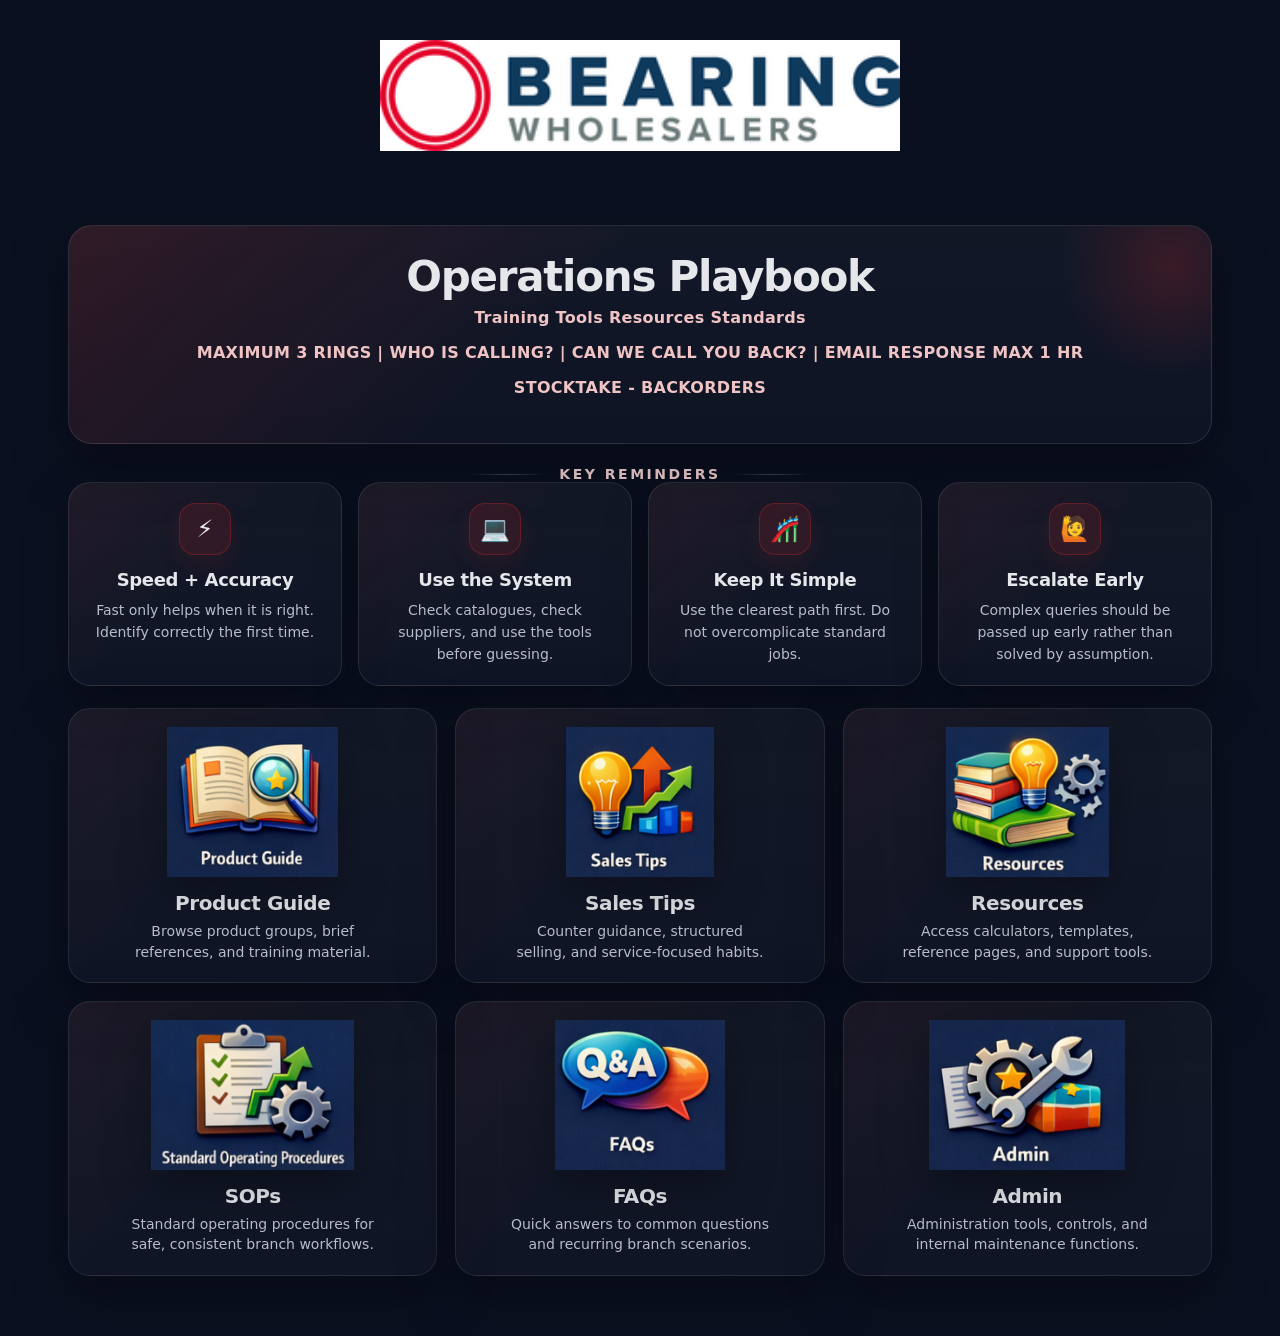
<file: index.html>
<!DOCTYPE html>
<html lang="en">
<head>
  <meta charset="utf-8"/>
  <meta name="viewport" content="width=device-width,initial-scale=1"/>
  <title>Dashboard</title>
  <link href="assets/css/style.css" rel="stylesheet"/>
  <style>
    :root{
      --bw-red:#c62828;
      --bw-red-soft:rgba(198,40,40,.16);
      --bw-red-border:rgba(198,40,40,.34);
      --bw-panel:rgba(255,255,255,.04);
      --bw-panel-2:rgba(255,255,255,.03);
      --bw-border:rgba(255,255,255,.10);
      --bw-text:#e5e7eb;
      --bw-muted:#b6bec9;
    }

    .dashboardWrap{
      display:flex;
      flex-direction:column;
      gap:20px;
    }

    .heroBanner{
      position:relative;
      overflow:hidden;
      background:
        linear-gradient(135deg, rgba(198,40,40,.16), transparent 42%),
        linear-gradient(180deg, rgba(255,255,255,.035), rgba(255,255,255,.02));
      border:1px solid var(--bw-border);
      border-radius:24px;
      padding:30px 26px;
      box-shadow:0 18px 55px rgba(0,0,0,.34);
    }
    .heroBanner::after{
      content:"";
      position:absolute;
      top:-70px;
      right:-70px;
      width:220px;
      height:220px;
      border-radius:50%;
      background:radial-gradient(circle, rgba(198,40,40,.22), transparent 70%);
      pointer-events:none;
    }
    .heroEyebrow{
      display:inline-block;
      margin-bottom:12px;
      padding:7px 12px;
      border-radius:999px;
      background:var(--bw-red-soft);
      border:1px solid var(--bw-red-border);
      color:#ffd9d9;
      font-size:12px;
      font-weight:800;
      letter-spacing:.12em;
      text-transform:uppercase;
    }
    .heroTitle{
      margin:0;
      font-size:42px;
      line-height:1.02;
      font-weight:900;
      letter-spacing:-.03em;
      text-align:center;
    }
    .heroSubtitle{
      margin:10px 0 0;
      text-align:center;
      color:#f0c4c4;
      font-size:16px;
      font-weight:700;
      letter-spacing:.02em;
    }
    .heroWelcome{
      max-width:820px;
      margin:16px auto 0;
      text-align:center;
      color:var(--bw-muted);
      line-height:1.6;
      font-size:15px;
    }

    .sectionLabel{
      display:flex;
      align-items:center;
      justify-content:center;
      gap:14px;
      margin:2px 0 0;
    }
    .sectionLabel h2{
      margin:0;
      font-size:14px;
      text-transform:uppercase;
      letter-spacing:.18em;
      color:#f3d2d2;
    }
    .sectionLabel::before,
    .sectionLabel::after{
      content:"";
      width:74px;
      max-width:14vw;
      height:1px;
      background:linear-gradient(90deg, transparent, rgba(255,255,255,.22), transparent);
    }

    .remindersGrid{
      display:grid;
      grid-template-columns:repeat(4, minmax(0, 1fr));
      gap:16px;
    }
    .reminderCard{
      background:
        linear-gradient(180deg, rgba(255,255,255,.04), rgba(255,255,255,.025)),
        linear-gradient(135deg, rgba(198,40,40,.08), transparent 45%);
      border:1px solid var(--bw-border);
      border-radius:22px;
      padding:20px 18px;
      min-height:190px;
      box-shadow:0 18px 45px rgba(0,0,0,.28);
    }
    .reminderIcon{
      width:52px;
      height:52px;
      display:grid;
      place-items:center;
      margin:0 auto 14px;
      border-radius:16px;
      font-size:24px;
      background:var(--bw-red-soft);
      border:1px solid var(--bw-red-border);
      box-shadow:0 10px 22px rgba(198,40,40,.12);
    }
    .reminderCard h3{
      margin:0 0 10px;
      text-align:center;
      font-size:18px;
      font-weight:800;
      letter-spacing:-.02em;
    }
    .reminderCard p{
      margin:0;
      text-align:center;
      color:var(--bw-muted);
      line-height:1.55;
      font-size:14px;
    }

    .dashboardTiles{
      display:grid;
      grid-template-columns:repeat(3, minmax(0, 1fr));
      gap:18px;
      margin-top:2px;
    }
    .dashboardTile{
      min-height:250px;
      border-radius:22px;
      background:
        linear-gradient(180deg, rgba(255,255,255,.04), rgba(255,255,255,.025)),
        linear-gradient(135deg, rgba(198,40,40,.05), transparent 45%);
      border:1px solid rgba(255,255,255,.09);
      box-shadow:0 18px 55px rgba(0,0,0,.34);
      overflow:hidden;
    }
    .dashboardTile .menuLink{
      display:flex;
      flex-direction:column;
      align-items:center;
      justify-content:center;
      min-height:250px;
      padding:18px 18px 20px;
      border-radius:22px;
      transition:transform .12s ease, background .18s ease, box-shadow .18s ease;
    }
    .dashboardTile .menuLink:hover{
      transform:translateY(-2px);
      background:linear-gradient(180deg, rgba(198,40,40,.08), rgba(255,255,255,.02));
      box-shadow:inset 0 0 0 1px rgba(198,40,40,.18);
    }
    .dashboardTile .thumbImg{
      width:100%;
      height:150px !important;
      object-fit:contain;
      display:block;
      padding:0;
      margin-bottom:14px;
      filter:drop-shadow(0 14px 24px rgba(0,0,0,.30));
    }
    .tileLabel{
      font-size:20px;
      font-weight:800;
      text-align:center;
      letter-spacing:-.02em;
      margin:0 0 6px;
    }
    .tileSub{
      font-size:14px;
      line-height:1.45;
      text-align:center;
      color:var(--bw-muted);
      max-width:260px;
      margin:0 auto;
    }

    @media (max-width: 1040px){
      .remindersGrid{grid-template-columns:repeat(2, minmax(0,1fr));}
      .dashboardTiles{grid-template-columns:repeat(2, minmax(0,1fr));}
      .heroTitle{font-size:36px;}
    }
    @media (max-width: 680px){
      .container{padding-bottom:30px;}
      .heroBanner{padding:24px 18px;}
      .heroTitle{font-size:30px;}
      .heroSubtitle{font-size:15px;}
      .heroWelcome{font-size:14px;}
      .remindersGrid,
      .dashboardTiles{grid-template-columns:1fr;}
      .reminderCard{min-height:auto;}
      .dashboardTile,
      .dashboardTile .menuLink{min-height:220px;}
      .dashboardTile .thumbImg{height:128px !important;}
      .sectionLabel::before,
      .sectionLabel::after{width:36px;}
    }
  </style>
</head>
<body>
  <div class="container">
    <div class="siteHeader">
      <img alt="Bearing Wholesalers" class="siteLogo" src="assets/img/logo.png"/>
    </div>

    <div class="topbar topbarSpacer" aria-hidden="true">
      <div class="leftBtns"></div>
      <div class="rightBtns"></div>
    </div>

    <main class="dashboardWrap">
      <section class="heroBanner">
        <h1 class="heroTitle">Operations Playbook</h1>
        <p class="heroSubtitle">Training   Tools   Resources   Standards</p>
        <p class="heroWelcome">
          
        </p>
        <h2 class="heroSubtitle">MAXIMUM 3 RINGS | WHO IS CALLING? | CAN WE CALL YOU BACK? | EMAIL RESPONSE MAX 1 HR</p>
          <h2 class="heroSubtitle">STOCKTAKE - BACKORDERS</p>
      </section>

      <section>
        <div class="sectionLabel"><h2>Key Reminders</h2></div>
        <div class="remindersGrid">
          <article class="reminderCard">
            <div class="reminderIcon">⚡️</div>
            <h3>Speed + Accuracy</h3>
            <p>Fast only helps when it is right. Identify correctly the first time.</p>
          </article>

          <article class="reminderCard">
            <div class="reminderIcon">💻</div>
            <h3>Use the System</h3>
            <p>Check catalogues, check suppliers, and use the tools before guessing.</p>
          </article>

          <article class="reminderCard">
            <div class="reminderIcon">🎢</div>
            <h3>Keep It Simple</h3>
            <p>Use the clearest path first. Do not overcomplicate standard jobs.</p>
          </article>

          <article class="reminderCard">
            <div class="reminderIcon">🙋</div>
            <h3>Escalate Early</h3>
            <p>Complex queries should be passed up early rather than solved by assumption.</p>
          </article>
        
          </article>
        </div>
      </section>

      <section>
        <div class="dashboardTiles">
          <div class="dashboardTile">
            <a aria-label="Product Guide" class="menuLink" href="product-guide.html">
              <img alt="Product Guide icon" class="thumbImg" src="assets/img/menu/product-guide.png" onerror="this.onerror=null;this.src='assets/img/menu/_generic.png';this.classList.add('is-missing');"/>
              <div class="tileLabel">Product Guide</div>
              <p class="tileSub">Browse product groups, brief references, and training material.</p>
            </a>
          </div>

          <div class="dashboardTile">
            <a aria-label="Sales Tips" class="menuLink" href="sales.html">
              <img alt="Sales Tips icon" class="thumbImg" src="assets/img/menu/sales-tips.png" onerror="this.onerror=null;this.src='assets/img/menu/_generic.png';this.classList.add('is-missing');"/>
              <div class="tileLabel">Sales Tips</div>
              <p class="tileSub">Counter guidance, structured selling, and service-focused habits.</p>
            </a>
          </div>

          <div class="dashboardTile">
            <a aria-label="Resources" class="menuLink" href="resources.html">
              <img alt="Resources icon" class="thumbImg" src="assets/img/menu/resources.png" onerror="this.onerror=null;this.src='assets/img/menu/_generic.png';this.classList.add('is-missing');"/>
              <div class="tileLabel">Resources</div>
              <p class="tileSub">Access calculators, templates, reference pages, and support tools.</p>
            </a>
          </div>

          <div class="dashboardTile">
            <a aria-label="SOPs" class="menuLink" href="sops.html">
              <img alt="SOPs icon" class="thumbImg" src="assets/img/menu/sops.png" onerror="this.onerror=null;this.src='assets/img/menu/_generic.png';this.classList.add('is-missing');"/>
              <div class="tileLabel">SOPs</div>
              <p class="tileSub">Standard operating procedures for safe, consistent branch workflows.</p>
            </a>
          </div>

          <div class="dashboardTile">
            <a aria-label="FAQs" class="menuLink" href="faqs.html">
              <img alt="FAQs icon" class="thumbImg" src="assets/img/menu/faqs.png" onerror="this.onerror=null;this.src='assets/img/menu/_generic.png';this.classList.add('is-missing');"/>
              <div class="tileLabel">FAQs</div>
              <p class="tileSub">Quick answers to common questions and recurring branch scenarios.</p>
            </a>
          </div>

          <div class="dashboardTile">
            <a aria-label="Admin" class="menuLink" href="admin.html">
              <img alt="Admin icon" class="thumbImg" src="assets/img/menu/admin.png" onerror="this.onerror=null;this.src='assets/img/menu/_generic.png';this.classList.add('is-missing');"/>
              <div class="tileLabel">Admin</div>
              <p class="tileSub">Administration tools, controls, and internal maintenance functions.</p>
            </a>
          </div>
        </div>
      </section>
    </main>
  </div>

  <script src="assets/js/app.js"></script>
  <script>
    (function(){
      try{
        const raw = localStorage.getItem('bwproguide.settings');
        const s = raw ? JSON.parse(raw) : {};
        document.querySelectorAll('[data-meta="version"]').forEach(el=>el.textContent=s.version || 'v1.21');
        document.querySelectorAll('[data-meta="lastUpdated"]').forEach(el=>el.textContent=s.lastUpdated || ' ');
      }catch(e){}
    })();
  </script>
</body>
</html>
</file>
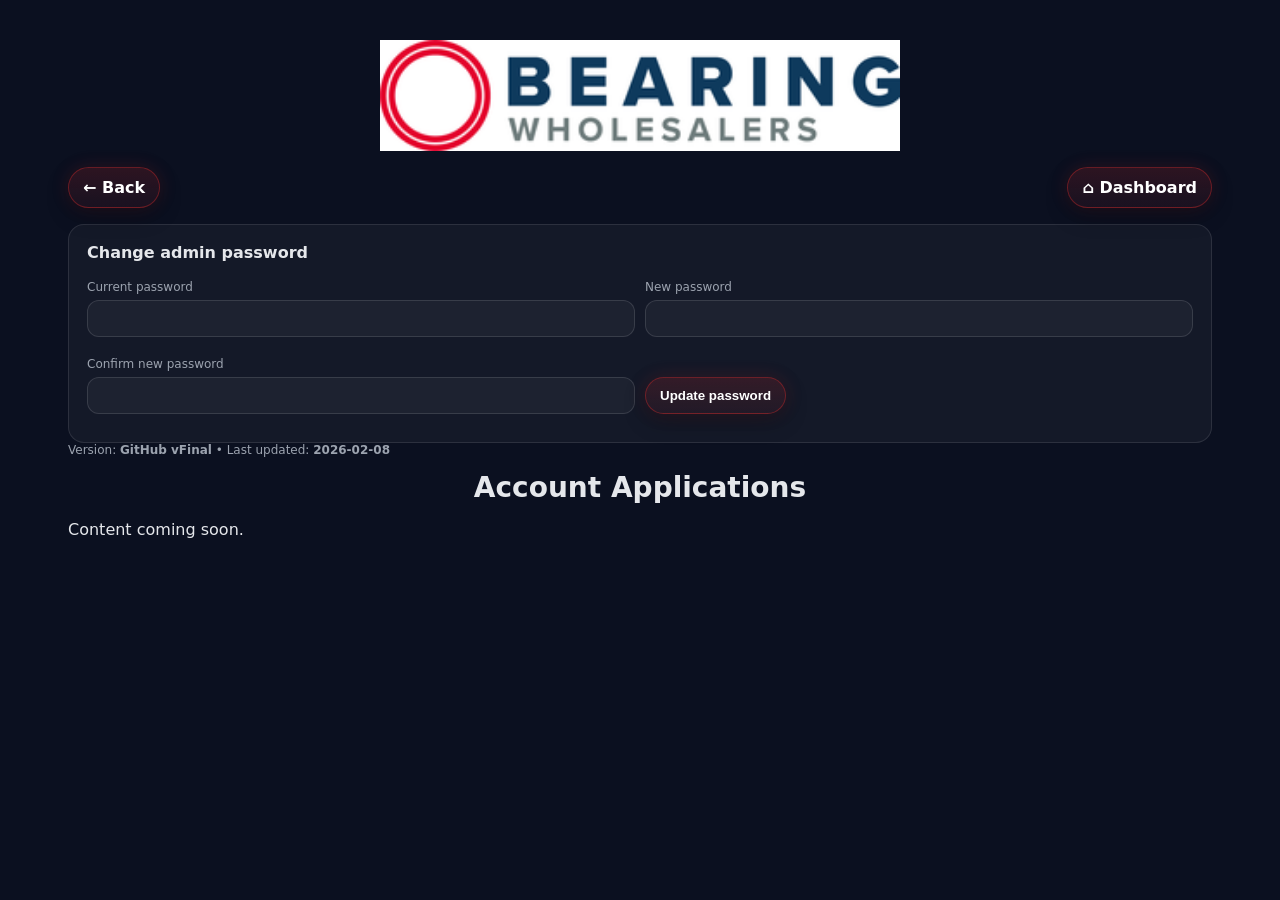
<file: account-applications.html>
<!DOCTYPE html>

<html lang="en">
<head>
<meta charset="utf-8"/>
<meta content="width=device-width,initial-scale=1" name="viewport"/>
<title>Account Applications</title>
<link href="assets/css/style.css" rel="stylesheet"/>
</head>
<body data-page="admin">
<div class="container">
<div class="siteHeader"><img alt="Bearing Wholesalers" class="siteLogo" src="assets/img/logo.png"/></div>
<div class="topbar">
<div class="leftBtns">
<a class="btn" href="resources.html">← Back</a>
<a class="btn" href="index.html">⌂ Dashboard</a>
</div>
<div class="rightBtns">
<button class="btn" data-action="suggest" type="button">Suggest edit</button>
<button class="btn" data-action="devnote" data-editor-only="1" style="display:none" type="button">Dev notes</button>
<button class="btn" data-action="admin" title="Admin" type="button">Admin</button>
</div>
</div>
<div class="card" id="pwTools" style="margin-top:16px">
<div style="font-weight:900;margin-bottom:8px">Change admin password</div>
<div class="row">
<div class="field"><label>Current password</label><input id="ad_pw_current" type="password"/></div>
<div class="field"><label>New password</label><input id="ad_pw_new" type="password"/></div>
</div>
<div class="row">
<div class="field"><label>Confirm new password</label><input id="ad_pw_confirm" type="password"/></div>
<div class="field" style="display:flex;align-items:flex-end">
<button class="btn" id="ad_pw_save" type="button">Update password</button>
</div>
</div>
</div>
<div class="meta">Version: <strong>GitHub vFinal</strong> • Last updated: <strong>2026-02-08</strong></div><h1>Account Applications</h1><p>Content coming soon.</p></div>
<div class="modalBack" id="suggestModal">
<div class="modal">
<h3>Suggest edit</h3>
<p class="subtitle" style="margin:0 0 10px">This creates an email draft to the manual admin. You’ll still click Send in your email app.</p>
<div class="row">
<div class="field">
<label>Your name (required)</label>
<input id="se_name" placeholder="e.g., Jordan"/>
</div>
<div class="field">
<label>Urgency (optional)</label>
<select id="se_urgency">
<option value="">—</option>
<option>Low</option><option>Medium</option><option>High</option>
</select>
</div>
</div>
<div class="field">
<label>Suggestion (required)</label>
<textarea id="se_suggestion" placeholder="What should change? Be specific if possible."></textarea>
</div>
<div class="field" data-editor-field="1" style="display:none">
<label>Section / location (optional)</label>
<input id="se_section" placeholder="Where on the page does this apply?"/>
</div>
<div class="field" data-editor-field="1" style="display:none">
<label>Proposed replacement wording (optional)</label>
<textarea id="se_replacement" placeholder="Paste the new wording here (optional)."></textarea>
</div>
<div class="field" data-editor-field="1" style="display:none">
<label>Reason / context (optional)</label>
<textarea id="se_reason" placeholder="Why should this change? Any customer context?"></textarea>
</div>
<input id="se_page" type="hidden"/>
<input id="se_path" type="hidden"/>
<input id="se_time" type="hidden"/>
<div class="actions">
<button class="btn" id="se_send" type="button">Confirm &amp; create email</button>
<button class="smallbtn" data-close="suggestModal" type="button">Cancel</button>
</div>
</div>
</div>
<div class="modalBack" id="devNoteModal">
<div class="modal">
<h3>Developer notes (private)</h3>
<p class="subtitle" style="margin:0 0 10px">Saved locally on this computer/browser. Not visible to normal users.</p>
<div class="field">
<label>Page</label>
<input id="dn_path" readonly=""/>
</div>
<div class="field">
<label>Notes</label>
<textarea id="dn_note" placeholder="Private admin notes for this page…"></textarea>
</div>
<div class="actions">
<button class="btn" id="dn_save" type="button">Save notes</button>
<button class="smallbtn" data-close="devNoteModal" type="button">Close</button>
</div>
</div>
</div>
<script src="assets/js/app.js"></script>
<script>
    (function(){
      try{
        const raw = localStorage.getItem('bwproguide.settings');
        const s = raw ? JSON.parse(raw) : {};
        const v = s.version || 'v3';
        const lu = s.lastUpdated || '';
        document.querySelectorAll('[data-meta="version"]').forEach(el=>el.textContent=v);
        document.querySelectorAll('[data-meta="lastUpdated"]').forEach(el=>el.textContent=lu || '—');
      }catch(e){}
    })();
  </script>
</body>
</html>
</file>
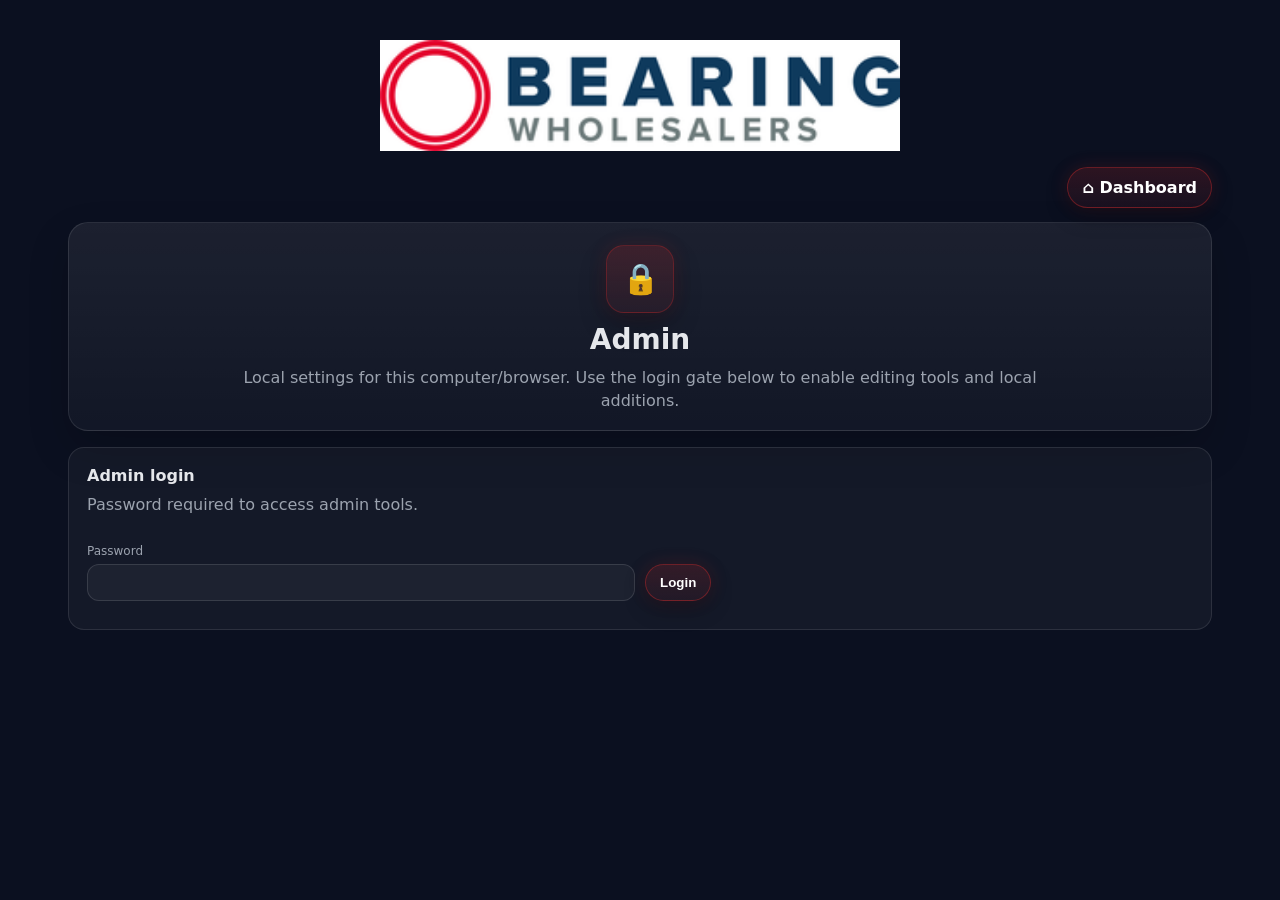
<file: admin.html>
<!DOCTYPE html><html lang="en"><head><meta charset="utf-8"/><meta name="viewport" content="width=device-width,initial-scale=1"/><title>Admin</title><link href="assets/css/style.css" rel="stylesheet"/></head><body data-page="admin"><div class="container"><div class="siteHeader"><img alt="Bearing Wholesalers" class="siteLogo" src="assets/img/logo.png"/></div><div class="topbar"><div class="leftBtns"><a class="btn" href="index.html">← Back</a><a class="btn" href="index.html">⤒ Dashboard</a></div><div class="rightBtns"><button class="btn" data-action="suggest" type="button">Suggest edit</button><button class="btn" data-action="devnote" data-editor-only="1" style="display:none" type="button">Dev notes</button><button class="btn" data-action="admin" type="button">Admin</button></div></div><section class="heroPanel"><div class="heroIcon">🔒</div><h1>Admin</h1><p class="subtitle" style="text-align:center;max-width:820px;margin:10px auto 0">Local settings for this computer/browser. Use the login gate below to enable editing tools and local additions.</p></section><div class="card" id="adminGate"><div style="font-weight:900;margin-bottom:8px">Admin login</div><p class="subtitle" style="margin-top:0">Password required to access admin tools.</p><div class="row"><div class="field"><label>Password</label><input id="ad_gate_pw" type="password"/></div><div class="field" style="display:flex;align-items:flex-end"><button class="btn" id="ad_login" type="button">Login</button></div></div></div><div class="card" id="adminPanel" style="display:none"><div class="row"><div class="field"><label>Suggestion email (To)</label><input id="ad_to"/></div><div class="field"><label>Email subject tag</label><input id="ad_tag"/></div></div><div class="row"><div class="field"><label>User version</label><input id="ad_version"/></div><div class="field"><label>Last updated</label><input id="ad_last" placeholder="e.g., 2026-02-03"/></div></div><div class="row"><div class="field"><label>Admin password</label><input id="ad_pw" type="password"/></div><div class="field"><label>Editor Mode</label><div style="display:flex;gap:10px;align-items:center;margin-top:8px"><input id="ad_editor" type="checkbox"/><span class="subtitle" style="margin:0">Enable on-page text editing.</span></div></div></div><div class="row"><div class="field"><label>Allow local additions</label><div style="display:flex;gap:10px;align-items:center;margin-top:8px"><input id="ad_allow_adds" type="checkbox"/><span class="subtitle" style="margin:0">Sales Tips, Resources, SOPs and FAQs can accept local additions.</span></div></div><div class="field"><label>Allow Upload Image</label><div style="display:flex;gap:10px;align-items:center;margin-top:8px"><input id="ad_allow_uploads" type="checkbox"/><span class="subtitle" style="margin:0">Brief product pages can show Upload Image.</span></div></div></div><div class="row"><div class="field"><label>Saved edits</label><div class="subtitle" style="margin:8px 0 0">Edits stored: <strong data-admin="editCount">0</strong><br/>Last edit: <strong data-admin="lastEdit">—</strong></div></div><div class="field"><label>Local additions</label><div class="subtitle" style="margin:8px 0 0">Sales Tips, Resources, SOPs and FAQs additions are stored in this browser only.</div></div></div><div class="actions"><button class="btn" id="ad_save" type="button">Save settings</button><button class="smallbtn" id="ad_export" type="button">Export changes</button><button class="smallbtn" id="ad_clear" type="button">Clear local edits</button><button class="smallbtn" id="ad_logout" type="button">Logout</button></div></div></div>
<div class="modalBack" id="suggestModal"><div class="modal"><h3>Suggest edit</h3><p class="subtitle" style="margin:0 0 10px">This creates an email draft to the manual admin. You’ll still click Send in your email app.</p><div class="row"><div class="field"><label>Your name (required)</label><input id="se_name" placeholder="e.g., Jordan"/></div><div class="field"><label>Urgency (optional)</label><select id="se_urgency"><option value="">—</option><option>Low</option><option>Medium</option><option>High</option></select></div></div><div class="field"><label>Suggestion (required)</label><textarea id="se_suggestion" placeholder="What should change? Be specific if possible."></textarea></div><div class="field" data-editor-field="1" style="display:none"><label>Section / location (optional)</label><input id="se_section" placeholder="Where on the page does this apply?"/></div><div class="field" data-editor-field="1" style="display:none"><label>Proposed replacement wording (optional)</label><textarea id="se_replacement" placeholder="Paste the new wording here (optional)."></textarea></div><div class="field" data-editor-field="1" style="display:none"><label>Reason / context (optional)</label><textarea id="se_reason" placeholder="Why should this change? Any customer context?"></textarea></div><input id="se_page" type="hidden"/><input id="se_path" type="hidden"/><input id="se_time" type="hidden"/><div class="actions"><button class="btn" id="se_send" type="button">Confirm &amp; create email</button><button class="smallbtn" data-close="suggestModal" type="button">Cancel</button></div></div></div>
<div class="modalBack" id="devNoteModal"><div class="modal"><h3>Developer notes (private)</h3><p class="subtitle" style="margin:0 0 10px">Saved locally on this computer/browser. Not visible to normal users.</p><div class="field"><label>Page</label><input id="dn_path" readonly=""/></div><div class="field"><label>Notes</label><textarea id="dn_note" placeholder="Private admin notes for this page…"></textarea></div><div class="actions"><button class="btn" id="dn_save" type="button">Save notes</button><button class="smallbtn" data-close="devNoteModal" type="button">Close</button></div></div></div>
<script src="assets/js/app.js"></script>
</body></html>
</file>
<file: assets/css/style.css>
:root{--bg:#0b1020;--card:rgba(255,255,255,.04);--border:rgba(255,255,255,.10);--text:#e5e7eb;--muted:#9ca3af;--accent:#c62828;--accent-2:#ef4444;}
*{box-sizing:border-box}
body{margin:0;font-family:system-ui,-apple-system,Segoe UI,Roboto,Arial,sans-serif;background:var(--bg);color:var(--text);}
a{color:inherit;text-decoration:none}
.container{max-width:1180px;margin:0 auto;padding:22px 18px 60px}
.topbar{display:flex;gap:10px;align-items:center;justify-content:space-between;margin-bottom:14px;flex-wrap:wrap}
.leftBtns,.rightBtns{display:flex;gap:10px;align-items:center;flex-wrap:wrap}
.btn{display:inline-flex;align-items:center;gap:8px;padding:10px 14px;border-radius:999px;color:#fff;font-weight:800;cursor:pointer;border:1px solid rgba(198,40,40,.45);background:linear-gradient(180deg, rgba(198,40,40,.18), rgba(198,40,40,.08));box-shadow:0 8px 22px rgba(0,0,0,.25), 0 0 18px rgba(198,40,40,.18);transition:background .18s ease,border-color .18s ease,box-shadow .18s ease,transform .12s ease}
.btn:hover{background:linear-gradient(180deg, rgba(198,40,40,.28), rgba(198,40,40,.14));border-color:rgba(239,68,68,.60);box-shadow:0 12px 28px rgba(0,0,0,.30), 0 0 24px rgba(198,40,40,.28)}
.btn:active{transform:translateY(1px)}

/* Navigation pills (Product Guide style) */
.topbar.navButtons{margin-top:10px;margin-bottom:18px}
.topbar.navButtons .btn.navbtn{
  background:linear-gradient(180deg, rgba(198,40,40,.96), rgba(148,25,25,.96));
  border:1px solid rgba(255,255,255,.12);
  box-shadow:0 12px 30px rgba(0,0,0,.28), 0 0 24px rgba(198,40,40,.22);
}
.topbar.navButtons .btn.navbtn:hover{
  background:linear-gradient(180deg, rgba(214,48,48,1), rgba(160,28,28,1));
}

/* Spacer topbar (keeps vertical alignment without showing buttons) */
.topbar.topbarSpacer{min-height:44px}
.brand{font-weight:900;letter-spacing:.2px;margin:4px 0 12px}
.meta{color:var(--muted);font-size:12px;margin-bottom:14px}
.card{background:var(--card);border:1px solid var(--border);border-radius:16px;padding:18px}
.cards{display:grid;grid-template-columns:repeat(auto-fit,minmax(260px,1fr));gap:14px}
/* Product Guide: force 3-up grid on desktop */
.cards.products{grid-template-columns:repeat(3, minmax(0,1fr));gap:16px}
@media (max-width: 980px){.cards.products{grid-template-columns:repeat(2, minmax(0,1fr));}}
@media (max-width: 640px){.cards.products{grid-template-columns:1fr;}}

h1{margin:0 0 8px;font-size:28px}
h2{margin:18px 0 8px;font-size:16px;color:#f3f4f6}
.subtitle{margin:0 0 18px;color:var(--muted);line-height:1.45}
.search{margin:14px 0 10px}
.search input{width:100%;padding:10px 12px;border-radius:12px;border:1px solid rgba(255,255,255,.12);background:rgba(255,255,255,.04);color:var(--text);outline:none}
.pill{display:inline-block;padding:10px 12px;border-radius:999px;background:rgba(198,40,40,.16);border:1px solid rgba(198,40,40,.35);font-weight:700}
.two-col{display:grid;grid-template-columns:1fr 1fr;gap:18px}
.col{background:rgba(255,255,255,.03);border:1px solid rgba(255,255,255,.08);border-radius:16px;padding:16px}
ul{margin:0 0 10px 18px}
li{margin:6px 0}
.actions{display:flex;gap:10px;margin-top:12px;flex-wrap:wrap}
.smallbtn{padding:8px 12px;border-radius:12px;border:1px solid rgba(198,40,40,.28);background:linear-gradient(180deg, rgba(198,40,40,.12), rgba(198,40,40,.06));font-weight:800;color:var(--text);box-shadow:0 8px 22px rgba(0,0,0,.16), 0 0 16px rgba(198,40,40,.10)}
.smallbtn:hover{background:linear-gradient(180deg, rgba(198,40,40,.18), rgba(198,40,40,.10));border-color:rgba(239,68,68,.40)}
.smallbtn.primary{border-color:rgba(198,40,40,.40);background:linear-gradient(180deg, rgba(198,40,40,.20), rgba(198,40,40,.10))}
.navpair{display:flex;gap:10px;justify-content:space-between;margin-top:18px;flex-wrap:wrap}

/* Product card format */
.productCard{min-height:290px;display:flex;flex-direction:column;justify-content:space-between;padding:18px}
.productTitle{text-align:center;font-weight:950;font-size:18px;margin-top:2px}
.thumbSpace{flex:1;margin:14px 8px 12px;border:1px dashed rgba(255,255,255,.16);border-radius:14px;background:rgba(255,255,255,.02)}
.productActions{display:flex;gap:12px;justify-content:center;align-items:center;margin-top:8px;flex-wrap:wrap}

/* modal */
.modalBack{position:fixed;inset:0;background:rgba(0,0,0,.55);display:none;align-items:center;justify-content:center;padding:16px;z-index:999}
.modal{max-width:720px;width:100%;background:#0b1220;border:1px solid rgba(255,255,255,.12);border-radius:18px;padding:16px}
.modal h3{margin:0 0 8px}
.field{margin:10px 0}
.field label{display:block;font-size:12px;color:var(--muted);margin-bottom:6px}
.field input,.field textarea,.field select{width:100%;padding:10px 12px;border-radius:12px;border:1px solid rgba(255,255,255,.12);background:rgba(255,255,255,.04);color:var(--text);outline:none}
.field textarea{min-height:120px;resize:vertical}
.row{display:grid;grid-template-columns:1fr 1fr;gap:10px}
@media (max-width: 920px){.two-col{grid-template-columns:1fr}.row{grid-template-columns:1fr}}

/* === v1.23 UI overrides === */
.siteHeader{
  display:flex;
  flex-direction:column;
  align-items:center;
  justify-content:center;
  padding: 18px 0 6px 0;
}
.siteLogo{
  max-width: 520px;
  width: min(520px, 86vw);
  height: auto;
  display:block;
}
/* Center headings */
h1, .pageTitle{
  text-align:center !important;
}
/* Uniform tile sizing */
.productsGrid{
  gap: 14px;
}
.productCard{
  border-radius: 18px;
  padding: 12px 12px 10px 12px;
  min-height: 180px;
  display:flex;
  flex-direction:column;
  justify-content: space-between;
}
.thumbPlaceholder, .thumbImg{
  height: 74px;
  border-radius: 12px;
}
.thumbImg{
  width:100%;
  object-fit: contain;
  padding: 6px;
}
.productTitle{
  font-size: 16px;
  margin: 4px 0 10px 0;
  text-align:center;
}
.productButtons{
  margin-top: 10px;
  justify-content:center;
}
.pillBtn{
  padding: 8px 12px;
  font-size: 13px;
}
/* Bottom-middle placement helpers (3-column layout) */
.productCard.midBottom{
  grid-column: 2;
}
@media (max-width: 1100px){
  .productCard.midBottom{ grid-column: auto; }
}

/* === v1.24: menu icon hubs, borderless tiles === */
.productCard.menuTile{
  background: transparent !important;
  border: none !important;
  box-shadow: none !important;
  min-height: 170px;
}
.productCard.menuTile:hover{
  background: rgba(255,255,255,0.03) !important;
}
.productCard.menuTile .thumbPlaceholder{
  display:none;
}
.productCard.menuTile .thumbImg{
  height: 96px;
  border-radius: 14px;
  background: transparent;
  padding: 0;
}
.productCard.menuTile .productButtons{
  display:none; /* tiles act as one big link */
}
.menuLink{
  display:block;
  text-decoration:none;
  color: inherit;
  border-radius: 18px;
  padding: 12px 12px 10px 12px;
  transition: transform .08s ease, background .15s ease;
}
.menuLink:hover{ background: rgba(198,40,40,0.10); }
.menuLink:active{ transform: scale(0.99); }
.menuLink:focus-visible{ outline: 2px solid rgba(198,40,40,0.85); outline-offset: 2px; }

/* Unified page title spacing */
.pageTitle{
  font-size: 34px !important;
  margin: 10px 0 6px 0 !important;
}
.pageSubtitle{
  margin: 0 0 16px 0 !important;
  opacity: .85 !important;
}
/* Topbar consistent */
.topbar{
  display:flex;
  align-items:center;
  justify-content:space-between;
  gap: 12px;
  margin-top: 10px;
}
.leftBtns .btn{
  margin-right: 10px;
}


/* Disabled button state (used when a resource like Photos isn't available) */
.smallbtn.disabled{
  opacity:0.45;
  pointer-events:none;
  cursor:not-allowed;
}



/* Product tile thumbnails (Product Guide page) */
.thumbSpace{
  display:flex;
  align-items:center;
  justify-content:center;
  width: 100%;
  height: 140px; /* tile image area */
}
.productThumb{
  width: 100%;
  height: 100%;
  object-fit: contain; /* preserve aspect ratio */
  object-position: center;
  filter: drop-shadow(0 10px 18px rgba(0,0,0,.35));
}
.productThumb.is-missing{
  opacity: .55;
}


/* menu tiles */
.menuTile .menuLink{display:flex; flex-direction:column; align-items:center; justify-content:center; height:100%;}
.menuTile .thumbImg{width:100%; height:148px; object-fit:contain; display:block; padding:10px;}

.thumbImg.is-missing{opacity:.6;}

/* Menu icon enlarged +75% */
.menuTile .thumbImg{
  height: 260px !important;
  width: 100%;
  object-fit: contain;
}

.menuTile{
  min-height: 320px !important;
}


/* Product page topbar center button */
.topbar{display:flex; align-items:center; justify-content:space-between; gap:12px;}
.topbar .leftBtns{display:flex; gap:10px; align-items:center;}
.topbar .centerBtns{flex:1; display:flex; justify-content:center;}
.topbar .centerBtns .btn{min-width:180px; text-align:center;}

/* Brief card */
.briefCard .lead{font-size:1.05rem; font-weight:700;}


/* Product page topbar button layout */
.topbar{display:flex; align-items:center; justify-content:space-between; gap:12px;}
.topbar .leftBtns{display:flex; gap:10px; align-items:center;}
.topbar .rightBtns{display:flex; gap:10px; align-items:center; justify-content:flex-end;}

/* Brief page image gallery */
.galleryGrid{
  display:grid;
  grid-template-columns: repeat(auto-fill, minmax(160px, 1fr));
  gap:14px;
  margin-top:12px;
}
.galleryGrid a{display:block; border-radius:14px; overflow:hidden;}
.galleryImg{
  width:100%;
  height:160px;
  object-fit:cover;
  display:block;
}

/* Suppliers list */
.supplierList{margin:0; padding-left:18px;}
.supplierItem{display:flex; gap:12px; align-items:flex-start; justify-content:space-between; padding:10px 0; border-bottom:1px solid rgba(255,255,255,.08);}
.supplierMain{min-width:220px; flex:1;}
.supplierName{font-weight:800;}
.supplierNote{opacity:.8; margin-top:4px; font-size:.95rem;}
.supplierActions{display:flex; gap:8px; align-items:center; flex-wrap:wrap; justify-content:flex-end;}
.btn.mini{padding:6px 10px; font-size:.9rem; border-radius:10px;}

/* ===== Store selector compact (Product Guide) ===== */
.siteHeader{ position:relative; }
#storeSelectorCard.storeSelectorCompact{
  position:absolute;
  top:14px;
  right:14px;
  width:360px;
  padding:12px 14px;
  border-radius:14px;
}
#storeSelectorCard.storeSelectorCompact h2{
  font-size:14px;
  margin:0 0 8px 0;
}
#storeSelectorCard.storeSelectorCompact p{ display:none; }
#storeSelectorCard.storeSelectorCompact label{ min-width:auto !important; }
#storeSelectorCard.storeSelectorCompact select{
  max-width:220px;
  height:34px;
  padding:6px 10px;
}
#storeSelectorCard.storeSelectorCompact #storeSelectorStatus{
  font-size:12px;
  opacity:.75;
}

/* On small screens, keep it in flow above tiles */
@media (max-width: 900px){
  #storeSelectorCard.storeSelectorCompact{
    position:static;
    width:auto;
    margin: 0 0 18px 0;
  }
}

/* ===== Topbar 3-column layout (Dashboard left, Store center, Actions right) ===== */
.topbar{
  display:flex;
  align-items:center;
  justify-content:space-between;
  gap:14px;
}
.topbar .leftBtns,
.topbar .rightBtns{
  display:flex;
  gap:12px;
  align-items:center;
  flex:0 0 auto;
}
.topbar .centerBtns{
  flex:1 1 auto;
  display:flex;
  justify-content:center;
  align-items:center;
  min-width:120px;
}
.topbarCenterLabel{
  padding:10px 16px;
  border-radius:999px;
  background: rgba(255,255,255,.06);
  border: 1px solid rgba(255,255,255,.10);
  font-weight:800;
  letter-spacing:.3px;
}
@media (max-width: 720px){
  .topbarCenterLabel{ font-size:12px; padding:8px 12px; }
}


/* Interactive browser pages */
.browserLayout{display:grid;grid-template-columns:320px minmax(0,1fr);gap:18px;align-items:start}
.browserNav,.browserContent,.browserHero{position:relative;overflow:hidden;background:linear-gradient(135deg, rgba(198,40,40,.12), transparent 42%),linear-gradient(180deg, rgba(255,255,255,.04), rgba(255,255,255,.02));border:1px solid rgba(255,255,255,.10);border-radius:24px;box-shadow:0 18px 55px rgba(0,0,0,.34)}
.browserHero{padding:28px 24px;margin-bottom:18px}
.browserHero::after{content:"";position:absolute;top:-70px;right:-70px;width:220px;height:220px;border-radius:50%;background:radial-gradient(circle, rgba(198,40,40,.22), transparent 70%);pointer-events:none}
.browserHeroTop{display:flex;align-items:center;justify-content:center;gap:14px;margin-bottom:10px}
.browserHeroIcon{width:58px;height:58px;border-radius:18px;display:grid;place-items:center;font-size:28px;background:rgba(198,40,40,.16);border:1px solid rgba(198,40,40,.34);box-shadow:0 10px 22px rgba(198,40,40,.12)}
.browserNav{padding:14px;position:sticky;top:12px}
.browserContent{padding:26px 24px 22px;min-height:680px}
.browserNavHead{margin-bottom:14px;padding:8px 6px 14px;border-bottom:1px solid rgba(255,255,255,.08)}
.browserNavHead h2{margin:0 0 8px !important}
.typeBlock{margin:10px 0;border:1px solid rgba(255,255,255,.08);border-radius:18px;overflow:hidden;background:rgba(255,255,255,.02)}
.typeButton{width:100%;display:flex;align-items:center;justify-content:space-between;gap:12px;background:transparent;border:0;color:#fff;padding:16px 16px;font:inherit;font-weight:800;text-align:left;cursor:pointer}
.typeButton:hover{background:rgba(255,255,255,.04)}
.typeLabel{display:flex;align-items:center;gap:10px}
.typeIcon{width:38px;height:38px;border-radius:12px;display:grid;place-items:center;flex:0 0 38px;background:rgba(198,40,40,.16);border:1px solid rgba(198,40,40,.34);font-size:18px}
.typeChevron{opacity:.8;transition:transform .18s ease}
.typeBlock.open .typeChevron{transform:rotate(90deg)}
.subList{display:none;padding:0 10px 12px}
.typeBlock.open .subList{display:block}
.subButton{width:100%;background:rgba(255,255,255,.02);color:#d8dee7;border:1px solid rgba(255,255,255,.06);border-radius:14px;padding:12px 13px;margin:8px 0 0;text-align:left;font:inherit;cursor:pointer;line-height:1.35}
.subButton:hover{background:rgba(255,255,255,.05);color:#fff}
.subButton.active{background:rgba(198,40,40,.16);border-color:rgba(198,40,40,.34);color:#fff}
.contentBadge{display:inline-flex;align-items:center;gap:8px;min-height:38px;padding:0 14px;border-radius:999px;background:rgba(198,40,40,.16);border:1px solid rgba(198,40,40,.34);font-weight:800;margin-bottom:14px}
.contentTitle{margin:0 0 8px !important;text-align:left !important}
.contentLead{margin:0 0 14px;color:#e5d1d1;font-weight:700;line-height:1.55}
.contentList{margin:0;padding-left:18px}
.contentList li{margin:9px 0;line-height:1.6;color:#d8dee7}
.contentHint{margin-top:20px;color:var(--muted);font-size:13px;text-align:center}
@media (max-width:980px){.browserLayout{grid-template-columns:1fr}.browserNav{position:static}.browserContent{min-height:unset}}


/* SOP / FAQ card pages */
.heroPanel{
  background:linear-gradient(180deg, rgba(255,255,255,.07), rgba(255,255,255,.03));
  border:1px solid rgba(255,255,255,.10);
  border-radius:20px;
  padding:22px 18px 18px;
  box-shadow:0 18px 40px rgba(0,0,0,.18);
  margin-bottom:16px;
}
.heroIcon{
  width:68px;height:68px;margin:0 auto 10px;border-radius:18px;
  display:grid;place-items:center;font-size:30px;
  background:linear-gradient(180deg, rgba(198,40,40,.20), rgba(198,40,40,.08));
  border:1px solid rgba(198,40,40,.32);
  box-shadow:0 12px 28px rgba(0,0,0,.24), 0 0 18px rgba(198,40,40,.16);
}
.addBar{display:flex;justify-content:flex-end;align-items:center;margin:0 0 14px;gap:10px;flex-wrap:wrap}
.bubbleGrid{display:grid;grid-template-columns:repeat(auto-fit,minmax(280px,1fr));gap:14px}
.editBubble{
  background:linear-gradient(180deg, rgba(255,255,255,.05), rgba(255,255,255,.025));
  border:1px solid rgba(255,255,255,.10);
  border-radius:18px;
  padding:18px;
  min-height:160px;
  box-shadow:0 14px 32px rgba(0,0,0,.16);
}
.editBubble h2{margin:0 0 10px;font-size:18px;color:#fff}
.editBubble p{margin:0;color:var(--muted);line-height:1.5}
.bubbleLink{color:#fff;text-decoration:none}
.bubbleLink:hover{color:#fff;text-decoration:underline;text-decoration-color:rgba(239,68,68,.75)}

/* Sales tips browser page */
.browserHero{
  background:linear-gradient(180deg, rgba(255,255,255,.07), rgba(255,255,255,.03));
  border:1px solid rgba(255,255,255,.10);
  border-radius:20px;
  padding:18px 18px 16px;
  box-shadow:0 18px 40px rgba(0,0,0,.18);
  margin-bottom:16px;
}
.browserHeroTop{display:flex;justify-content:center;margin-bottom:8px}
.browserHeroIcon{
  width:68px;height:68px;border-radius:18px;display:grid;place-items:center;font-size:30px;
  background:linear-gradient(180deg, rgba(198,40,40,.20), rgba(198,40,40,.08));
  border:1px solid rgba(198,40,40,.32);
}
.browserLayout{display:grid;grid-template-columns:minmax(280px,360px) minmax(0,1fr);gap:16px;align-items:start}
.browserNav,.browserContent{
  background:linear-gradient(180deg, rgba(255,255,255,.05), rgba(255,255,255,.025));
  border:1px solid rgba(255,255,255,.10);
  border-radius:20px;
  padding:16px;
  box-shadow:0 14px 32px rgba(0,0,0,.16);
}
.browserNavHead h2{margin:0 0 4px;font-size:18px}
.typeBlock{border:1px solid rgba(255,255,255,.08);border-radius:16px;margin:10px 0 0;background:rgba(255,255,255,.02);overflow:hidden}
.typeButton,.subButton{width:100%;text-align:left;border:none;background:none;color:#fff;cursor:pointer}
.typeButton{display:flex;align-items:center;justify-content:space-between;padding:14px 14px;font-weight:900;font-size:15px}
.typeButton:hover{background:rgba(255,255,255,.03)}
.typeLabel{display:flex;gap:10px;align-items:center}
.typeIcon{width:24px;text-align:center}
.typeChevron{font-size:24px;line-height:1;transform:rotate(90deg);transition:transform .18s ease;opacity:.8}
.typeBlock.open .typeChevron{transform:rotate(270deg)}
.subList{display:none;padding:0 10px 10px}
.typeBlock.open .subList{display:block}
.subButton{padding:11px 12px;border-radius:12px;font-weight:700;color:var(--text);margin-top:8px;background:rgba(255,255,255,.02);border:1px solid transparent}
.subButton:hover{background:rgba(255,255,255,.05)}
.subButton.active{background:linear-gradient(180deg, rgba(198,40,40,.18), rgba(198,40,40,.08));border-color:rgba(198,40,40,.35)}
.contentBadge{display:inline-flex;align-items:center;gap:8px;padding:8px 12px;border-radius:999px;background:rgba(198,40,40,.14);border:1px solid rgba(198,40,40,.32);font-weight:800;margin-bottom:12px}
.contentTitle{margin:0 0 8px;font-size:24px}
.contentLead{margin:0 0 14px;color:var(--muted);line-height:1.55}
.contentList{margin:0;padding-left:20px}
.contentList li{margin:8px 0;line-height:1.55}
.contentHint{margin-top:16px;font-size:13px;color:var(--muted)}
@media (max-width: 920px){.browserLayout{grid-template-columns:1fr}}
</file>
